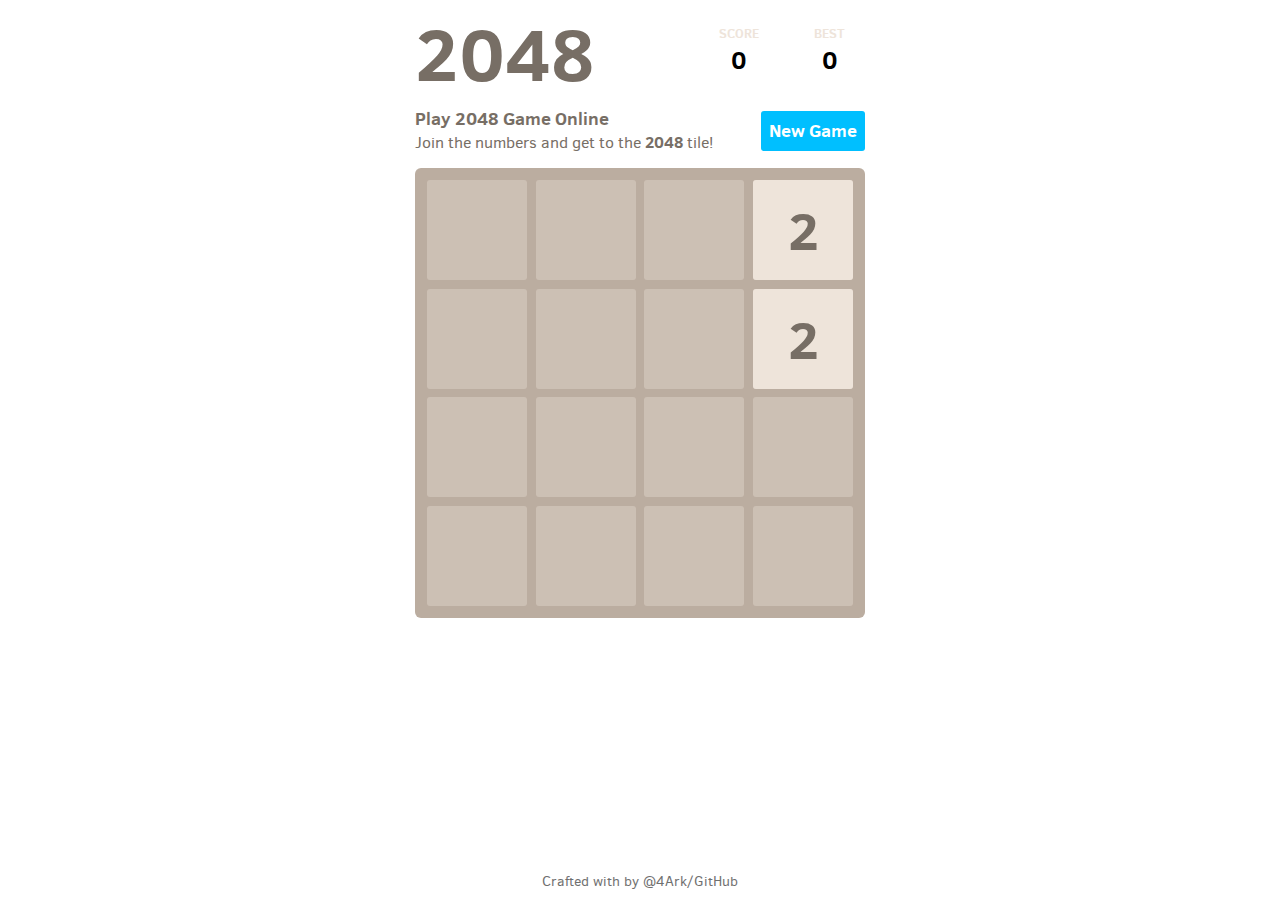
<file: 2048/index.html>
<!DOCTYPE html>
<html lang="en">

<head>
    <meta charset="UTF-8">
    <meta name="viewport" content="width=device-width, initial-scale=1.0">
    <meta http-equiv="X-UA-Compatible" content="ie=edge">
    <link rel="stylesheet" href="css/keyframes.css">
    <link rel="stylesheet" href="css/style.css">
    <link rel="stylesheet" href="css/media.css">
    <link rel="shortcut icon" href="./favicon.ico">
    <title>2048</title>
</head>

<body>
    <div class="container">
        <div class="heading">
            <h1 class="title">
                <a href="">2048</a>
            </h1>
            <div class="scores-container">
                <div class="score-container">
                    <p class="title">SCORE</p>
                    <P class="score">0</P>
                    <div class="score-addition">
                        +4
                    </div>
                </div>
                <div class="best-container">
                    <p class="title">BEST</p>
                    <P class="score">66666</P>
                </div>
            </div>
        </div>
        <div class="game-intro">
            <a href="" class="restart-btn">New Game</a>
            <h2 class="subtitle">
                Play 2048 Game Online
            </h2>
            <p class="above-game">
                Join the numbers and get to the <strong>2048</strong> tile!
            </p>
        </div>
        <div class="game-container">
            <div class="grid-container">
                <div class="grid-row">
                    <div class="grid-cell"></div>
                    <div class="grid-cell"></div>
                    <div class="grid-cell"></div>
                    <div class="grid-cell"></div>
                </div>
                <div class="grid-row">
                    <div class="grid-cell"></div>
                    <div class="grid-cell"></div>
                    <div class="grid-cell"></div>
                    <div class="grid-cell"></div>
                </div>
                <div class="grid-row">
                    <div class="grid-cell"></div>
                    <div class="grid-cell"></div>
                    <div class="grid-cell"></div>
                    <div class="grid-cell"></div>
                </div>
                <div class="grid-row">
                    <div class="grid-cell"></div>
                    <div class="grid-cell"></div>
                    <div class="grid-cell"></div>
                    <div class="grid-cell"></div>
                </div>
            </div>
            <div class="tile-container">

            </div>
            <div class="failure-container pop-container">
                <p>:(</span></p>
                <p>FIALURE</p>
            </div>
            <div class="winning-container pop-container">
                <p>:)</p>
                <p>WINNING</p>
            </div>
        </div>
        <div class="footer">
            <span>
                Crafted with by
                <a href="https://gd4ark.github.io/about/">@4Ark</a>/<a href="https://github.com/gd4Ark/2048">GitHub</a>
            </span>
        </div>
    </div>
    <script src="js/config.js"></script>
    <script src="js/data.js"></script>
    <script src="js/utils.js"></script>
    <script src="js/event.js"></script>
    <script src="js/view.js"></script>
    <script src="js/game.js"></script>
    <script src="js/main.js"></script>
</body>

</html>
</file>
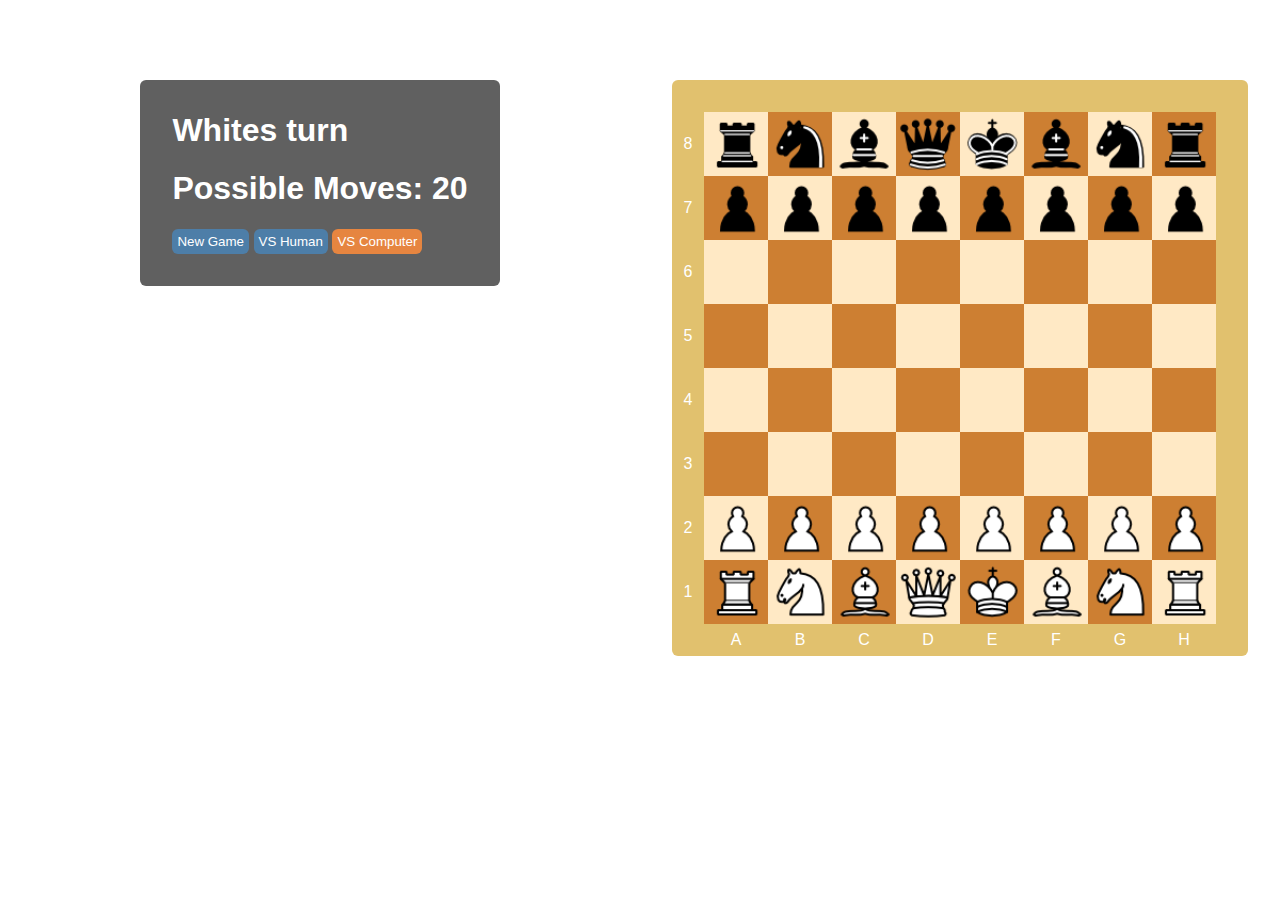
<file: Chess/index.html>
<!DOCTYPE html>
<html>
    <head>
        <meta charset="UTF-8">
        <title>Chess Game</title>
        <link rel="stylesheet" href="style.css">
    </head>
    <body>
        <h1 id="title">Chess Game</h1>
        <div id="ui">
			<div id="prefColumn">
                <div class="turnIndicatorContainer">
                    <h1 id="turnIndicator">
                        Whites turn
                    </h1>
        
                    <h1 id="moveCounter">Possible Moves: 20</h1>
        
                    <div class="settings">
                        <button onclick="reset()">New Game</button>
                        <button id="humanMode" onclick="setHumanMode()">VS Human</button>
                        <button id="computerMode" onclick="setComputerMode()">VS Computer</button>
                    </div>
                </div>
            </div>
            <div id="boardColumn">
                <div id="spacer">
                    <div id="gameboard">
                        <div class="notation notationCol row8">8</div>
                        <div class="notation notationCol row7">7</div>
                        <div class="notation notationCol row6">6</div>
                        <div class="notation notationCol row5">5</div>
                        <div class="notation notationCol row4">4</div>
                        <div class="notation notationCol row3">3</div>
                        <div class="notation notationCol row2">2</div>
                        <div class="notation notationCol row1">1</div>

                        <div class="notation notationRow colA">A</div>
                        <div class="notation notationRow colB">B</div>
                        <div class="notation notationRow colC">C</div>
                        <div class="notation notationRow colD">D</div>
                        <div class="notation notationRow colE">E</div>
                        <div class="notation notationRow colF">F</div>
                        <div class="notation notationRow colG">G</div>
                        <div class="notation notationRow colH">H</div>

                        <div id="1A" class="field dark row1 colA" ></div>
                        <div id="2A" class="field light row2 colA"></div>
                        <div id="3A" class="field dark row3 colA"></div>
                        <div id="4A" class="field light row4 colA"></div>
                        <div id="5A" class="field dark row5 colA"></div>
                        <div id="6A" class="field light row6 colA"></div>
                        <div id="7A" class="field dark row7 colA"></div>
                        <div id="8A" class="field light row8 colA"></div>
                        
                        <div id="1B" class="field light row1 colB"></div>
                        <div id="2B" class="field dark row2 colB"></div>
                        <div id="3B" class="field light row3 colB"></div>
                        <div id="4B" class="field dark row4 colB"></div>
                        <div id="5B" class="field light row5 colB"></div>
                        <div id="6B" class="field dark row6 colB"></div>
                        <div id="7B" class="field light row7 colB"></div>
                        <div id="8B" class="field dark row8 colB"></div>

                        <div id="1C" class="field dark row1 colC" ></div>
                        <div id="2C" class="field light row2 colC"></div>
                        <div id="3C" class="field dark row3 colC"></div>
                        <div id="4C" class="field light row4 colC"></div>
                        <div id="5C" class="field dark row5 colC"></div>
                        <div id="6C" class="field light row6 colC"></div>
                        <div id="7C" class="field dark row7 colC"></div>
                        <div id="8C" class="field light row8 colC"></div>

                        <div id="1D" class="field light row1 colD"></div>
                        <div id="2D" class="field dark row2 colD"></div>
                        <div id="3D" class="field light row3 colD"></div>
                        <div id="4D" class="field dark row4 colD"></div>
                        <div id="5D" class="field light row5 colD"></div>
                        <div id="6D" class="field dark row6 colD"></div>
                        <div id="7D" class="field light row7 colD"></div>
                        <div id="8D" class="field dark row8 colD"></div>
                    
                        <div id="1E" class="field dark row1 colE" ></div>
                        <div id="2E" class="field light row2 colE"></div>
                        <div id="3E" class="field dark row3 colE"></div>
                        <div id="4E" class="field light row4 colE"></div>
                        <div id="5E" class="field dark row5 colE"></div>
                        <div id="6E" class="field light row6 colE"></div>
                        <div id="7E" class="field dark row7 colE"></div>
                        <div id="8E" class="field light row8 colE"></div>

                        <div id="1F" class="field light row1 colF"></div>
                        <div id="2F" class="field dark row2 colF"></div>
                        <div id="3F" class="field light row3 colF"></div>
                        <div id="4F" class="field dark row4 colF"></div>
                        <div id="5F" class="field light row5 colF"></div>
                        <div id="6F" class="field dark row6 colF"></div>
                        <div id="7F" class="field light row7 colF"></div>
                        <div id="8F" class="field dark row8 colF"></div>

                        <div id="1G" class="field dark row1 colG" ></div>
                        <div id="2G" class="field light row2 colG"></div>
                        <div id="3G" class="field dark row3 colG"></div>
                        <div id="4G" class="field light row4 colG"></div>
                        <div id="5G" class="field dark row5 colG"></div>
                        <div id="6G" class="field light row6 colG"></div>
                        <div id="7G" class="field dark row7 colG"></div>
                        <div id="8G" class="field light row8 colG"></div>

                        <div id="1H" class="field light row1 colH"></div>
                        <div id="2H" class="field dark row2 colH"></div>
                        <div id="3H" class="field light row3 colH"></div>
                        <div id="4H" class="field dark row4 colH"></div>
                        <div id="5H" class="field light row5 colH"></div>
                        <div id="6H" class="field dark row6 colH"></div>
                        <div id="7H" class="field light row7 colH"></div>
                        <div id="8H" class="field dark row8 colH"></div>

                        <img id="wpA" onclick="showMoves(this)" class="piece row2 colA" src="assets/Chess_plt60.png">
                        <img id="wpB" onclick="showMoves(this)" class="piece row2 colB" src="assets/Chess_plt60.png">
                        <img id="wpC" onclick="showMoves(this)" class="piece row2 colC" src="assets/Chess_plt60.png">
                        <img id="wpD" onclick="showMoves(this)" class="piece row2 colD" src="assets/Chess_plt60.png">
                        <img id="wpE" onclick="showMoves(this)" class="piece row2 colE" src="assets/Chess_plt60.png">
                        <img id="wpF" onclick="showMoves(this)" class="piece row2 colF" src="assets/Chess_plt60.png">
                        <img id="wpG" onclick="showMoves(this)" class="piece row2 colG" src="assets/Chess_plt60.png">
                        <img id="wpH" onclick="showMoves(this)" class="piece row2 colH" src="assets/Chess_plt60.png">
                        
                        <img id="bpA" onclick="showMoves(this)" class="piece row7 colA" src="assets/Chess_pdt60.png">
                        <img id="bpB" onclick="showMoves(this)" class="piece row7 colB" src="assets/Chess_pdt60.png">
                        <img id="bpC" onclick="showMoves(this)" class="piece row7 colC" src="assets/Chess_pdt60.png">
                        <img id="bpD" onclick="showMoves(this)" class="piece row7 colD" src="assets/Chess_pdt60.png">
                        <img id="bpE" onclick="showMoves(this)" class="piece row7 colE" src="assets/Chess_pdt60.png">
                        <img id="bpF" onclick="showMoves(this)" class="piece row7 colF" src="assets/Chess_pdt60.png">
                        <img id="bpG" onclick="showMoves(this)" class="piece row7 colG" src="assets/Chess_pdt60.png">
                        <img id="bpH" onclick="showMoves(this)" class="piece row7 colH" src="assets/Chess_pdt60.png">
                        
                        <img id="wrA" onclick="showMoves(this)" class="piece row1 colA" src="assets/Chess_rlt60.png">
                        <img id="wrH" onclick="showMoves(this)" class="piece row1 colH" src="assets/Chess_rlt60.png">

                        <img id="brA" onclick="showMoves(this)" class="piece row8 colA" src="assets/Chess_rdt60.png">
                        <img id="brH" onclick="showMoves(this)" class="piece row8 colH" src="assets/Chess_rdt60.png">

                        <img id="wnB" onclick="showMoves(this)" class="piece row1 colB" src="assets/Chess_nlt60.png">
                        <img id="wnG" onclick="showMoves(this)" class="piece row1 colG" src="assets/Chess_nlt60.png">

                        <img id="bnB" onclick="showMoves(this)" class="piece row8 colB" src="assets/Chess_ndt60.png">
                        <img id="bnG" onclick="showMoves(this)" class="piece row8 colG" src="assets/Chess_ndt60.png">
                        
                        <img id="wbC" onclick="showMoves(this)" class="piece row1 colC" src="assets/Chess_blt60.png">
                        <img id="wbF" onclick="showMoves(this)" class="piece row1 colF" src="assets/Chess_blt60.png">

                        <img id="bbC" onclick="showMoves(this)" class="piece row8 colC" src="assets/Chess_bdt60.png">
                        <img id="bbF" onclick="showMoves(this)" class="piece row8 colF" src="assets/Chess_bdt60.png">
                        
                        <img id="wq" onclick="showMoves(this)" class="piece row1 colD" src="assets/Chess_qlt60.png">
                        <img id="bq" onclick="showMoves(this)" class="piece row8 colD" src="assets/Chess_qdt60.png">
                        
                        <img id="wk" onclick="showMoves(this)" class="piece row1 colE" src="assets/Chess_klt60.png">
                        <img id="bk" onclick="showMoves(this)" class="piece row8 colE" src="assets/Chess_kdt60.png">
                    </div>                 
                </div>
            </div>
         
        </div>
    
        <script src="script.js"></script>
    </body>
</html>
</file>
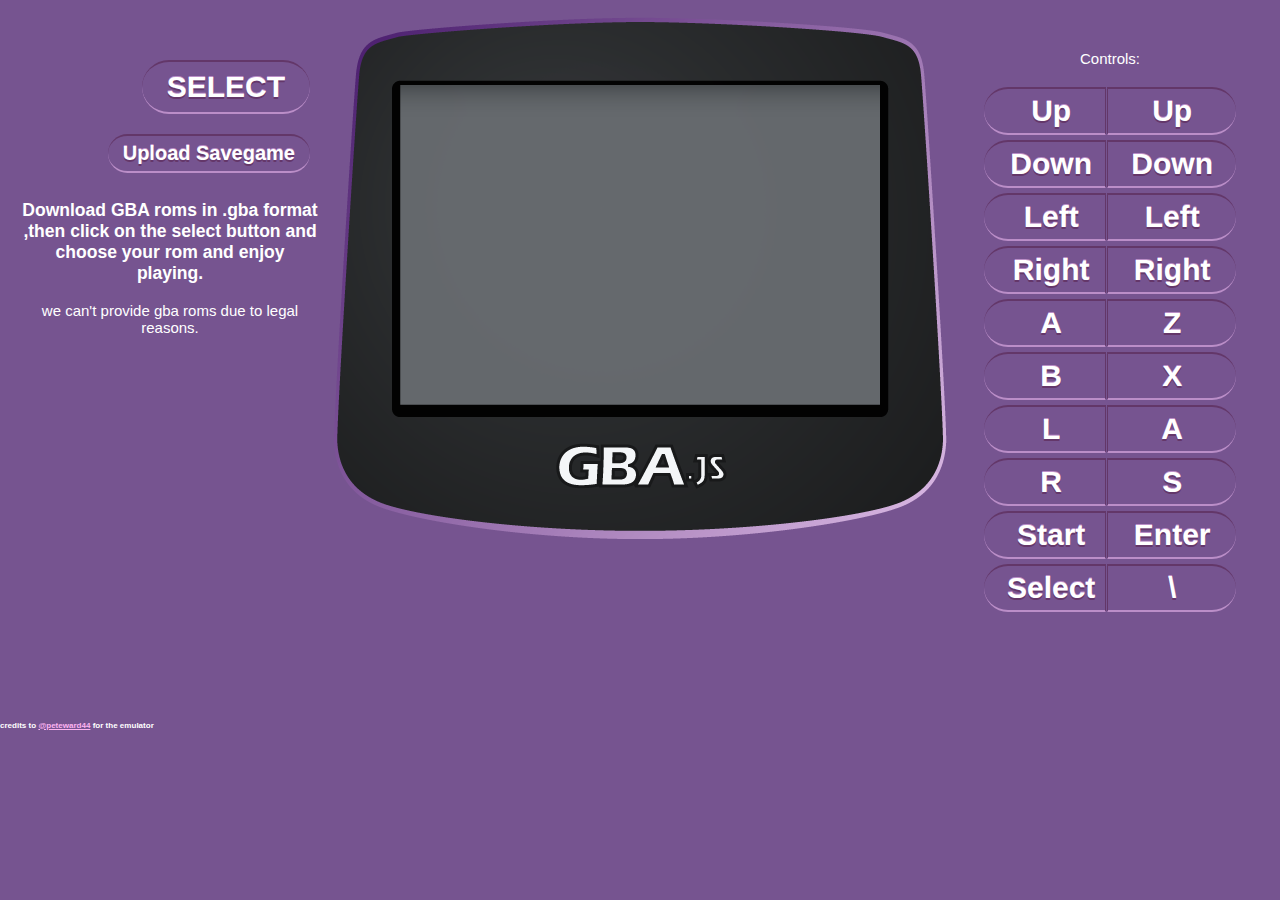
<file: emulators/Gameboy/index.html>
<html>
	<head>
		<meta http-equiv="Content-Type" content="text/html; charset=UTF-8" />
		<title>ArcadiaZone</title>
		<link rel="stylesheet" href="resources/main.css" />
		<script src="js/util.js"></script>
		<script src="js/core.js"></script>
		<script src="js/arm.js"></script>
		<script src="js/thumb.js"></script>
		<script src="js/mmu.js"></script>
		<script src="js/io.js"></script>
		<script src="js/audio.js"></script>
		<script src="js/video.js"></script>
		<script src="js/video/proxy.js"></script>
		<script src="js/video/software.js"></script>
		<script src="js/irq.js"></script>
		<script src="js/keypad.js"></script>
		<script src="js/sio.js"></script>
		<script src="js/savedata.js"></script>
		<script src="js/gpio.js"></script>
		<script src="js/gba.js"></script>
		<script src="resources/xhr.js"></script>
		<script src="resources/biosbin.js"></script>

		<script>
			let gba;
			let runCommands = [];
			let debug = null;

			try {
				gba = new GameBoyAdvance();
				gba.keypad.eatInput = true;
				gba.setLogger(function (level, error) {
					console.log(error);
					gba.pause();
					let screen = document.getElementById('screen');
					if (screen.getAttribute('class') === 'dead') {
						console.log(
							'We appear to have crashed multiple times without reseting.'
						);
						return;
					}
					let crash = document.createElement('img');
					crash.setAttribute('id', 'crash');
					crash.setAttribute('src', 'resources/crash.png');
					screen.parentElement.insertBefore(crash, screen);
					screen.setAttribute('class', 'dead');
				});
			} catch (exception) {
				gba = null;
			}

			window.onload = function () {
				if (gba && FileReader) {
					let canvas = document.getElementById('screen');
					gba.setCanvas(canvas);

					gba.logLevel = gba.LOG_ERROR;

					gba.setBios(biosBin);

					if (!gba.audio.context) {
						// Remove the sound box if sound isn't available
						let soundbox = document.getElementById('sound');
						soundbox.parentElement.removeChild(soundbox);
					}

					if (
						window.navigator.appName ===
						'Microsoft Internet Explorer'
					) {
						// Remove the pixelated option if it doesn't work
						let pixelatedBox = document.getElementById('pixelated');
						pixelatedBox.parentElement.removeChild(pixelatedBox);
					}
				} else {
					let dead = document.getElementById('controls');
					dead.parentElement.removeChild(dead);
				}
			};

			function fadeOut(id, nextId, kill) {
				let e = document.getElementById(id);
				let e2 = document.getElementById(nextId);
				if (!e) {
					return;
				}
				let removeSelf = function () {
					if (kill) {
						e.parentElement.removeChild(e);
					} else {
						e.setAttribute('class', 'dead');
						e.removeEventListener(
							'webkitTransitionEnd',
							removeSelf
						);
						e.removeEventListener('oTransitionEnd', removeSelf);
						e.removeEventListener('transitionend', removeSelf);
					}
					if (e2) {
						e2.setAttribute('class', 'hidden');
						setTimeout(function () {
							e2.removeAttribute('class');
						}, 0);
					}
				};

				e.addEventListener('webkitTransitionEnd', removeSelf, false);
				e.addEventListener('oTransitionEnd', removeSelf, false);
				e.addEventListener('transitionend', removeSelf, false);
				e.setAttribute('class', 'hidden');
			}

			function run(file) {
				let dead = document.getElementById('loader');
				dead.value = '';
				let load = document.getElementById('select');
				load.textContent = 'Loading...';
				load.removeAttribute('onclick');
				let pause = document.getElementById('pause');
				pause.textContent = 'PAUSE';
				gba.loadRomFromFile(file, function (result) {
					if (result) {
						for (let i = 0; i < runCommands.length; ++i) {
							runCommands[i]();
						}
						runCommands = [];
						fadeOut('preload', 'ingame');
						fadeOut('instructions', null, true);
						gba.runStable();
					} else {
						load.textContent = 'FAILED';
						setTimeout(function () {
							load.textContent = 'SELECT';
							load.onclick = function () {
								document.getElementById('loader').click();
							};
						}, 3000);
					}
				});
			}

			function reset() {
				gba.pause();
				gba.reset();
				let load = document.getElementById('select');
				load.textContent = 'SELECT';
				let crash = document.getElementById('crash');
				if (crash) {
					let context = gba.targetCanvas.getContext('2d');
					context.clearRect(0, 0, 480, 320);
					gba.video.drawCallback();
					crash.parentElement.removeChild(crash);
					let canvas = document.getElementById('screen');
					canvas.removeAttribute('class');
				} else {
					lcdFade(
						gba.context,
						gba.targetCanvas.getContext('2d'),
						gba.video.drawCallback
					);
				}
				load.onclick = function () {
					document.getElementById('loader').click();
				};
				fadeOut('ingame', 'preload');
			}

			function uploadSavedataPending(file) {
				runCommands.push(function () {
					gba.loadSavedataFromFile(file);
				});
			}

			function togglePause() {
				let e = document.getElementById('pause');
				if (gba.paused) {
					if (debug && debug.gbaCon) {
						debug.gbaCon.run();
					} else {
						gba.runStable();
					}
					e.textContent = 'PAUSE';
				} else {
					if (debug && debug.gbaCon) {
						debug.gbaCon.pause();
					} else {
						gba.pause();
					}
					e.textContent = 'UNPAUSE';
				}
			}

			function screenshot() {
				let canvas = gba.indirectCanvas;
				let data = canvas.toDataURL('image/png');
				let image = new Image();
        image.src = data;
        let w = window.open("");
        w.document.write(image.outerHTML);
			}

			function lcdFade(context, target, callback) {
				let i = 0;
				let drawInterval = setInterval(function () {
					i++;
					let pixelData = context.getImageData(0, 0, 240, 160);
					for (let y = 0; y < 160; ++y) {
						for (let x = 0; x < 240; ++x) {
							let xDiff = Math.abs(x - 120);
							let yDiff = Math.abs(y - 80) * 0.8;
							let xFactor = (120 - i - xDiff) / 120;
							let yFactor =
								(80 -
									i -
									(y & 1) * 10 -
									yDiff +
									Math.pow(xDiff, 1 / 2)) /
								80;
							pixelData.data[(x + y * 240) * 4 + 3] *=
								Math.pow(xFactor, 1 / 3) *
								Math.pow(yFactor, 1 / 2);
						}
					}
					context.putImageData(pixelData, 0, 0);
					target.clearRect(0, 0, 480, 320);
					if (i > 40) {
						clearInterval(drawInterval);
					} else {
						callback();
					}
				}, 50);
			}

			function setVolume(value) {
				gba.audio.masterVolume = Math.pow(2, value) - 1;
			}

			function setPixelated(pixelated) {
				let screen = document.getElementById('screen');
				let context = screen.getContext('2d');
				context.imageSmoothingEnabled = !pixelated;
			}

			function enableDebug() {
				window.onmessage = function (message) {
					if (
						message.origin != document.domain &&
						(message.origin != 'file://' || document.domain)
					) {
						console.log('Failed XSS');
						return;
					}
					switch (message.data) {
						case 'connect':
							if (message.source === debug) {
								debug.postMessage(
									'connect',
									document.domain || '*'
								);
							}
							break;
						case 'connected':
							break;
						case 'disconnect':
							if (message.source === debug) {
								debug = null;
							}
					}
				};
				window.onunload = function () {
					if (debug && debug.postMessage) {
						debug.postMessage('disconnect', document.domain || '*');
					}
				};
				if (!debug || !debug.postMessage) {
					debug = window.open('debugger.html', 'debug');
				} else {
					debug.postMessage('connect', document.domain || '*');
				}
			}

			document.addEventListener(
				'webkitfullscreenchange',
				function () {
					let canvas = document.getElementById('screen');
					if (document.webkitIsFullScreen) {
						canvas.setAttribute(
							'height',
							document.body.offsetHeight
						);
						canvas.setAttribute(
							'width',
							(document.body.offsetHeight / 2) * 3
						);
						canvas.setAttribute('style', 'margin: 0');
					} else {
						canvas.setAttribute('height', 320);
						canvas.setAttribute('width', 480);
						canvas.removeAttribute('style');
					}
				},
				false
			);

			const fullScreen = () => {
				document.getElementById('screen').requestFullscreen();
			};
		</script>
	</head>
	<body>
		<canvas id="screen" width="480" height="320"></canvas>
		<section id="gameinfo">
			<p>Controls:</p>
			<table id="mapping">
				<tr>
					<td>Up</td>
					<td>Up</td>
				</tr>
				<tr>
					<td>Down</td>
					<td>Down</td>
				</tr>
				<tr>
					<td>Left</td>
					<td>Left</td>
				</tr>
				<tr>
					<td>Right</td>
					<td>Right</td>
				</tr>
				<tr>
					<td>A</td>
					<td>Z</td>
				</tr>
				<tr>
					<td>B</td>
					<td>X</td>
				</tr>
				<tr>
					<td>L</td>
					<td>A</td>
				</tr>
				<tr>
					<td>R</td>
					<td>S</td>
				</tr>
				<tr>
					<td>Start</td>
					<td>Enter</td>
				</tr>
				<tr>
					<td>Select</td>
					<td>\</td>
				</tr>
			</table>
		</section>
		<section id="controls">
			<div id="preload">
				<button
					class="bigbutton"
					id="select"
					onclick="document.getElementById('loader').click()"
				>
					SELECT
				</button>
				<input
					id="loader"
					type="file"
					accept=".gba"
					onchange="run(this.files[0]);"
				/>
				<button onclick="document.getElementById('saveloader').click()">
					Upload Savegame
				</button>
				<input
					id="saveloader"
					type="file"
					onchange="uploadSavedataPending(this.files[0]);"
				/>
			</div>
			<div id="ingame" class="hidden">
				<button id="pause" class="bigbutton" onclick="togglePause()">
					PAUSE
				</button>
				<button class="bigbutton" onclick="reset()">RESET</button>
				<button onclick="gba.downloadSavedata()">
					Download Savegame
				</button>
				<button onclick="screenshot()">Screenshot</button>
				<button onclick="fullScreen()">Full screen</button>
				<label id="pixelated">
					<input
						type="checkbox"
						onchange="setPixelated(this.checked)"
					/>
					<p>Pixelated</p>
				</label>
				<div id="sound">
					<input
						type="checkbox"
						onchange="gba.audio.masterEnable = this.checked; if (gba.audio.context.state !== 'running') {gba.audio.context.resume();}"
					/>
					<p>Sound</p>
					<input
						type="range"
						min="0"
						max="1"
						value="1"
						step="any"
						onchange="setVolume(this.value)"
						oninput="setVolume(this.value)"
					/>
				</div>
				
			</div>
		</section>
		<section id="instructions">
			<p><h3>Download GBA roms in .gba format ,then click on the select button and choose your rom and enjoy playing.</h3>
			</p>
			<p>
				we can't provide gba roms due to legal reasons.
			</p>
		</section>
		<footer style="float: left">
<h6>credits to <a href="https://github.com/peteward44/WebNES?tab=readme-ov-file">@peteward44</a> for the emulator</h6>
			
		</footer>
	</body>
</html>
</file>
<file: 2048/css/keyframes.css>
@keyframes moveup{
    0%{
        transform: translateY(0);
        opacity: 1;
    }
    100%{
        transform: translateY(-150px);
        opacity: 0;
    }
}
@keyframes appear{
    0%{
        transform: scale(0);
    }
    100%{
        transform: scale(1);
    }
}
@keyframes add{
    0%{
        transform: scale(1);
        box-shadow: 0 0 1px red;
    }
    50%{
        transform: scale(1.2);
    }
    100%{
        transform: scale(1);
    }
}
</file>
<file: 2048/css/style.css>
@import "../font/clear-sans.css";

* {
    margin: 0;
    padding: 0;
    box-sizing: border-box;
}

html,
body {
    font-family: "Clear Sans", "Helvetica Neue", Arial, sans-serif;
    color: #776e65;
    font-size: 18px;
    background: white;
    overflow: hidden;
    height: 100%;
}

a {
    text-decoration: none;
    color: inherit;
    cursor: pointer;
}

.container {
    position: relative;
    margin: 0 auto;
    display: flex;
    flex-direction: column;
    width: 450px;
    height: 100vh;
    box-sizing: content-box;
}

.heading {
    margin: 20px 0;
}

.heading {
    display: flex;
    align-items: center;
    justify-content: space-between;
    flex-wrap: wrap;
}

h1.title {
    font-size: 74px;
    line-height: 66px;
    font-weight: bold;
}

.scores-container {
    float: right;
}

.score-container,
.best-container {
    float: left;
    padding: 3px 20px;
    background: white;
    border-radius: 3px;
    font-size: 25px;
    font-weight: bold;
    color: black;
    text-align: center;
}

.score-container {
    position: relative;
    margin-right: 15px;
    margin-bottom: 5px;
}

.score-container .title,
.best-container .title {
    font-size: 13px;
    color: #eee4da;
}

.score-addition {
    position: absolute;
    left: 0;
    bottom: 0;
    width: 100%;
    color: rgba(119, 110, 101, 0.9);
    z-index: 100;
    opacity: 0;
    font-size: 1rem;
}

.score-addition.action {
    animation: 2s moveup;
}

.above-game {
    font-size: 0.9rem;
}

.restart-btn {
    margin: 5px 0 0 5px;
    float: right;
    padding: 0 8px;
    background: deepskyblue;
    color: white;
    height: 40px;
    line-height: 40px;
    border-radius: 3px;
    font-weight: bold;
}

h2.subtitle {
    font-size: 1em;
}

.game-container {
    position: relative;
    margin-top: 15px;
    width: 450px;
    height: 450px;
    background: #bbada0;
    border-radius: 6px;
    touch-action: none;
}

.grid-container,
.tile-container,
.pop-container {
    position: absolute;
    top: 0;
    left: 0;
    right: 0;
    bottom: 0;
    margin: auto;
    width: 426px;
    height: 426px;
}


.grid-row {
    display: flex;
    margin-bottom: 2%;
}

.grid-row,
.tile {
    height: 23.5%;
}

.grid-cell,
.tile {
    width: 23.5%;
    border-radius: 3px;
}

.grid-cell {
    margin-right: 2%;
    background: rgba(238, 228, 218, 0.35);
}

.grid-cell:nth-of-type(4n) {
    margin-right: 0;
}

.tile {
    position: absolute;
    display: flex;
    align-items: center;
    justify-content: center;
    font-size: 53px;
    font-weight: bold;
    background: #eee4da;
    transition: all 0.15s ease;
}

.tile.new-tile {
    animation: 0.5s appear;
}

.tile.addition {
    animation: 0.3s add;
}

.tile[data-val] {
    color: #f9f6f2;
}

.tile[data-val="2"],
.tile[data-val="4"] {
    color: #776e65;
}

.tile[data-val="128"],
.tile[data-val="256"],
.tile[data-val="512"] {
    font-size: 45px;
}

.tile[data-val="1024"],
.tile[data-val="2048"] {
    font-size: 33px;
}

.tile[data-val="4"] {
    background: #ede0c8;
}

.tile[data-val="8"] {
    background: #f2b179;
}

.tile[data-val="16"] {
    background: #f59563;
}

.tile[data-val="32"] {
    background: #f67c5f;
}

.tile[data-val="64"] {
    background: #f65e3b;
}

.tile[data-val="128"] {
    background: #edcf72;
}

.tile[data-val="256"] {
    background: #edcc61;
    box-shadow: 0 0 30px 10px rgba(243, 215, 116, 0.31746), inset 0 0 0 1px rgba(255, 255, 255, 0.19048);
}

.tile[data-val="512"] {
    background: #edc850;
    box-shadow: 0 0 30px 10px rgba(243, 215, 116, 0.39683), inset 0 0 0 1px rgba(255, 255, 255, 0.2381);
}

.tile[data-val="1024"] {
    background: #edc53f;
    box-shadow: 0 0 30px 10px rgba(243, 215, 116, 0.47619), inset 0 0 0 1px rgba(255, 255, 255, 0.28571);
}

.tile[data-val="2048"] {
    background: #edc22e;
    box-shadow: 0 0 30px 10px rgba(243, 215, 116, 0.55556), inset 0 0 0 1px rgba(255, 255, 255, 0.33333);
}

.pop-container {
    display: flex;
    flex-direction: column;
    align-items: center;
    justify-content: center;
    width: 100%;
    height: 100%;
    background: rgba(238, 228, 218, 0.8);
    z-index: 100;
    opacity: 0;
    transition: all 1s ease;
}

.winning-container p:nth-child(1){
    transform: rotate(90deg);
}

.winning-container.action p:nth-child(1){
    transform-origin: center;
    animation: winning 1.5s infinite;
}

.failure-container.action p:nth-child(1){
    transform-origin: center;
    animation: failure 5s infinite;
}

@keyframes winning{
    0%,25%,50%,75%,100%{
		transform: rotate(90deg) translateX(-5px);
	}
	12.5%{
		transform: rotate(80deg);
	}
	37.5%{
		transform: rotate(70deg);
	}
	62.5%{
		transform: rotate(100deg);
	}
	87.5%{
		transform: rotate(120deg);
	}
}

@keyframes failure{
    0%,25%,50%,75%,100%{
		transform: rotate(90deg) scale(0.7,1) rotateX(40deg);
	}
	12.5%{
		transform: rotate(90deg);
	}
	37.5%{
		transform: rotate(90deg);
	}
	62.5%{
		transform: rotate(90deg);
	}
	87.5%{
		transform: rotate(90deg);
	}
}

.pop-container.action {
    opacity: 1;
}

.pop-container p {
    font-size: 60px;
    font-weight: bold;
}

.footer {
    flex: 1;
    padding: 10px 0;
    text-align: center;
    display: flex;
    justify-content: space-around;
    align-items: flex-end;
    font-size: 0.75rem;
    color: #333;
    opacity: 0.7;
}
</file>
<file: 2048/css/media.css>
@media screen and (max-width:1250px){
    html,body{
        font-size: 15px;
    }
    .container{
        width: 280px;
    }
    h1.title{
        font-size: 31px;
    }
    .score-container,
    .best-container{
        padding: 3px 10px;
    }
    .game-container{
        margin-top: 10px;
        width: 280px;
        height: 280px;
    }
    .grid-container,
    .tile-container{
        width: 260px;
        height: 260px;
    }
    .grid-row,
    .tile{
        height: 22.75%;
    }
    .grid-cell,
    .tile{
        width: 22.75%;
    }
    .grid-row{
        margin-bottom: 3%;
    }
    .grid-cell{
        margin-right: 3%;
    }
    .tile{
        font-size: 35px;
    }
    .tile[data-val="128"],
    .tile[data-val="256"],
    .tile[data-val="512"]{
        font-size: 25px;
    }
    .tile[data-val="1024"],
    .tile[data-val="2048"]{
        font-size: 21px;
    }

    .pop-container p{
        font-size: 30px;
    }
}
</file>
<file: Chess/style.css>
body {
    background-color: white;
    color: white;
    font-family: Arial, Helvetica, sans-serif;
    margin: 0;
}

/* chess board styling */
#gameboard {
    display: grid;
    grid-template-columns: 2rem repeat(8, 4rem);
    grid-template-rows: repeat(8, 4rem) 2rem;
    width: max-content;
}

#spacer {
    padding: 2rem 2rem 0 0;
    width: max-content;
    margin: 0 auto;
    border-radius: 6px;
    background-color: #E1C16E;
}

.field {
    width: 4rem;
    height: 4rem;
    padding: 0;
    clear:none;
}

.dark {
    background-color: #CD7F32;
    display: inline-block;
}

.light {
    background-color: #FFE9C5;
    display: inline-block;
}

.piece {
    z-index: 5;
}

.row8 {
    grid-row: 1;
}

.row7 {
    grid-row: 2;
}

.row6 {
    grid-row: 3;
}

.row5 {
    grid-row: 4;
}

.row4 {
    grid-row: 5;
}

.row3 {
    grid-row: 6;
}

.row2 {
    grid-row: 7;
}

.row1 {
    grid-row: 8;
}

.notationRow {
    grid-row: 9;
    line-height: 2rem;
}

.colA {
    grid-column: 2;
}

.colB {
    grid-column: 3;
}

.colC {
    grid-column: 4;
}

.colD {
    grid-column: 5;
}

.colE {
    grid-column: 6;
}

.colF {
    grid-column: 7;
}

.colG {
    grid-column: 8;
}

.colH {
    grid-column: 9;
}

.notationCol {
    grid-column: 1;
    line-height: 4rem;
}

.notation {
    text-align: center;
}
/*--------*/

#title {
    text-align: center;
}

.marker {
    color: #008080;
    font-size: xx-large;
    text-align: center;
    line-height: 4rem;
    position: relative;
    z-index: 10;
    cursor: pointer;
}

p {
    width:fit-content;
}

.catch {
    background-color: red;
}

#ui {
    display: grid;
    grid-template-columns: 50% 50%;
    grid-template-rows: auto;
}

.turnIndicatorContainer {
    padding: 2rem;
    text-align: left;
    width: max-content;
    background-color: #353535c9;
    border-radius: 6px;
    margin: 0 auto;
}

#turnIndicator {
    margin-top: 0;
}

button {
    border: none;
    background-color: #4D7EA8;
    color: white;
    padding: 5px;
    border-radius: 6px;
    cursor: pointer;
}

button:hover {
    background-color: #e68540 !important;
}

#computerMode {
    background-color: #e68540;
}

img {
    width: 4rem;
    height: 4rem;
}

@media only screen and (max-width: 1050px) {
    #ui {
        display: grid;
        grid-template-columns: 100%;
        grid-template-rows: auto auto;
    }

    .turnIndicatorContainer {
        margin-bottom: calc(100vw / 18);
        padding: calc(100vw / 18);
        width: auto;

    }

    #boardColumn {
        grid-row: 2;
    }

    #prefColumn {
        grid-row: 1;
    }

    img {
        width: calc(100vw / 9);
        height: calc(100vw / 9);
    }

    .field {
        width: calc(100vw / 9);
        height: calc(100vw / 9);
    }

    .notationCol {
        line-height: calc(100vw / 9);
    }

    .notationRow {
        line-height: calc(100vw / 18);
    }

    #gameboard {
        grid-template-columns: calc(100vw / 18) repeat(8, calc(100vw / 9));
        grid-template-rows: repeat(8, calc(100vw / 9)) calc(100vw / 18) ;
    }

    #spacer {
        padding: calc(100vw / 18) calc(100vw / 18) 0 0;
        width: auto;
    }

    .marker {
        line-height: calc(100vw / 9);
        font-size: 70px;
    }

    button {
        font-size: xx-large;
        padding: 1rem;
    }

    #title {
        font-size: 60px;
    }
}
</file>
<file: emulators/Gameboy/resources/main.css>
body {
	background: url('bg.png') no-repeat top center, #765490;
	text-align: center;
	margin: 0;
	color: white;
	font-family: 'Calibri', 'Verdana', sans-serif;
	overflow: hidden;
	font-size: 15px;
	height: 100%;
}

button {
	font-family: 'Calibri', 'Verdana', sans-serif;
}

#controls * {
	-webkit-font-smoothing: antialiased; /* I'm so sorry */
}

#screen {
	margin-top: 85px;
	margin-bottom: -405px; /* Take up no height */
}

#screen[width="240"] {
	margin-top: 42.5px;
	margin-bottom: -363px; /* Take up no height */
	image-rendering: -webkit-optimize-contrast;
	image-rendering: -moz-crisp-edges;
	image-rendering: -o-crisp-edges;
	zoom: 2;
	-o-transform: scale(2);
}

#crash {
	margin-top: 100px;
	margin-bottom: -356px;
}

p:first-child {
	margin-top: 0;
}

a:link, a:visited {
	color: #fcb3f0;
}

#controls {
	margin-top: 60px;
	margin-right: 50%;
	height: 0;
}

#controls > *, #instructions {
	opacity: 1;
	-webkit-transition: opacity ease-out 0.6s;
	-moz-transition: opacity ease-out 0.6s;
	-o-transition: opacity ease-out 0.6s;
	transition: opacity ease-out 0.6s;
}

#controls button, #mapping td, #sound, #controls label {
	background: transparent;
	border: 0px solid rgba(192, 128, 192, 0.5);
	border-top: 2px solid rgba(96, 48, 96, 0.8);
	border-bottom: 2px solid rgba(255, 200, 255, 0.5);
	border-radius: 30px;
	color: white;
	font-weight: bold;
	display: block;
	padding: 6px 15px;
	margin-right: 330px;
	margin-left: auto;
	margin-top: 20px;
	font-size: 20px;
	text-shadow: 0 2px rgba(96, 48, 96, 0.8), 0 -1px rgba(255, 200, 255, 0.5);
}

#controls .bigbutton, #mapping td {
	font-size: 30px;
	padding: 8px 25px;
}

#moreinfo {
	position: absolute;
	right: 0;
	top: 0;
	width: 0px;
	bottom: 0px;
	overflow: hidden;
	padding: 10px 15px;
	background: -webkit-linear-gradient(left, rgba(0, 0, 0, 0.5) 0, rgba(0, 0, 0, 0.2) 12px, rgba(0, 0, 0, 0) 20px), #452e5c;
	background: -moz-linear-gradient(left, rgba(0, 0, 0, 0.5) 0, rgba(0, 0, 0, 0.2) 12px, rgba(0, 0, 0, 0) 20px), #452e5c;
	background: -ms-linear-gradient(left, rgba(0, 0, 0, 0.5) 0, rgba(0, 0, 0, 0.2) 12px, rgba(0, 0, 0, 0) 20px), #452e5c;
	background: -o-linear-gradient(left, rgba(0, 0, 0, 0.5) 0, rgba(0, 0, 0, 0.2) 12px, rgba(0, 0, 0, 0) 20px), #452e5c;
	-webkit-transition: width ease-out 0.5s, padding ease-out 0.5s;
	-moz-transition: width ease-out 0.5s, padding ease-out 0.5s;
	-o-transition: width ease-out 0.5s, padding ease-out 0.5s;
	transition: width ease-out 0.5s, padding ease-out 0.5s;
	z-index: 15;
}

#moreinfo:hover {
	width: 500px;
	padding: 10px 10px;
}

#moreinfo > * {
	width: 480px;
}

#rollover {
	position: absolute;
	z-index: 20;
	top: 15%;
	right: -1px;
	width: 6em;
	padding: 5px;
	background: #765490;
	box-shadow: 0 2px 5px -2px rgba(0, 0, 0, 0.6) inset, -4px -1px 5px -3px black;
	border-radius: 5px 5px 0 0;
	border: 1px solid rgba(0, 0, 0, 0.3);
	-webkit-transform-origin: 100% 100%;
	-webkit-transform: rotate(-90deg);
	-webkit-transition: right ease-out 0.5s;
	-moz-transform-origin: 100% 100%;
	-moz-transform: rotate(-90deg);
	-moz-transition: right ease-out 0.5s;
	-o-transform-origin: 100% 100%;
	-o-transform: rotate(-90deg);
	-o-transition: right ease-out 0.5s;
	transform-origin: 100% 100%;
	transform: rotate(-90deg);
	transition: right ease-out 0.5s;
}

.hidden {
	opacity: 0 !important;
}

.dead {
	display: none;
}

input[type=file] {
	opacity: 0 !important;
	width: 0;
	height: 0;
	margin: 0;
	padding: 0;
	border: none;
}

#moreinfo:hover #rollover {
	right: -2em;
}

h1 {
	font-size: 40px;
	margin-bottom: 10px;
	margin-top: 0;
}

h2 {
	font-size: 18px;
	font-weight: normal;
	font-style: italic;
}

footer {
	font-size: 12px;
	padding-top: 8px;
}

p {
	margin-top: 0px;
}

ul#links {
	display: block;
	text-align: center;
	padding: 0;
}

ul#links li {
	display: inline;
	list-style-type: none;
}

ul#links li:not(:first-child)::before {
	content: "•";
	margin: 0 0.5em;
}

#stats {
	text-align: right;
	font-size: 12px;
}

#moreinfo header {
	background-color: #27282A;
	margin: 20px 0 0 20px;
	padding: 20px 30px;
	border-radius: 10% 10% 50% 50% / 20% 20% 30% 30%;
	border-bottom: 6px solid #D3B2D9;
	border-top: 6px solid rgba(20, 22, 24, 0.5);
	text-shadow: 0 3px rgba(0, 0, 0, 0.8);
	position: relative;
	z-index: 10;
	width: 400px;
	height: 13em;
	position: absolute;
	top: 0px;
}

#moreinfo > footer {
	position: absolute;
	bottom: 15px;
}

#moreinfo dl {
	text-align: left;
	overflow-y: scroll;
	bottom: 50px;
	margin: 0px 50px;
	padding-left: 0;
	padding-top: 50px;
	padding-bottom: 20px;
	border-bottom-left-radius: 10px 40px;
	border-left: 3px solid #D3B2D9;
	position: absolute;
	top: 14.5em;
	z-index: 9;
	width: 390px;
}

#moreinfo dt {
	font-weight: bold;
	border-bottom: 1px solid #D3B2D9;
	border-bottom-left-radius: 50px 10px;
	border-bottom-right-radius: 30px 2px;
	padding: 5px 10px 5px 20px;
}

#moreinfo dd {
	margin: 0;
	padding: 10px 10px 10px 20px;
	font-size: 14px;
}

#gameinfo {
	margin-top: 50px;
	margin-bottom: -50px;
	margin-left: 50%;
	padding-left: 320px;
	width: 300px;
	height: 0;
}

#instructions {
	margin-top: 140px;
	margin-bottom: -70px;
	margin-right: 50%;
	padding-right: 320px;
	margin-left: auto;
	padding-left: 20px;
	min-width: 300px;
	height: 0;
}

#mapping {
	margin: auto;
	text-align: center;
	border-spacing: 1px 5px;
}

#mapping td {
	padding: 5px 23px;
	display: table-cell;
}

#mapping td:first-child {
	border-top-right-radius: 0;
	border-bottom-right-radius: 0;
	padding-right: 10px;
	border-right: 1px solid rgba(96, 48, 96, 0.8);
}

#mapping td:last-child {
	border-top-left-radius: 0;
	border-bottom-left-radius: 0;
	border-left: 1px solid rgba(96, 48, 96, 0.8);
}

#sound, #controls label {
	float: right;
}

#sound p {
	margin: 0;
}
</file>
